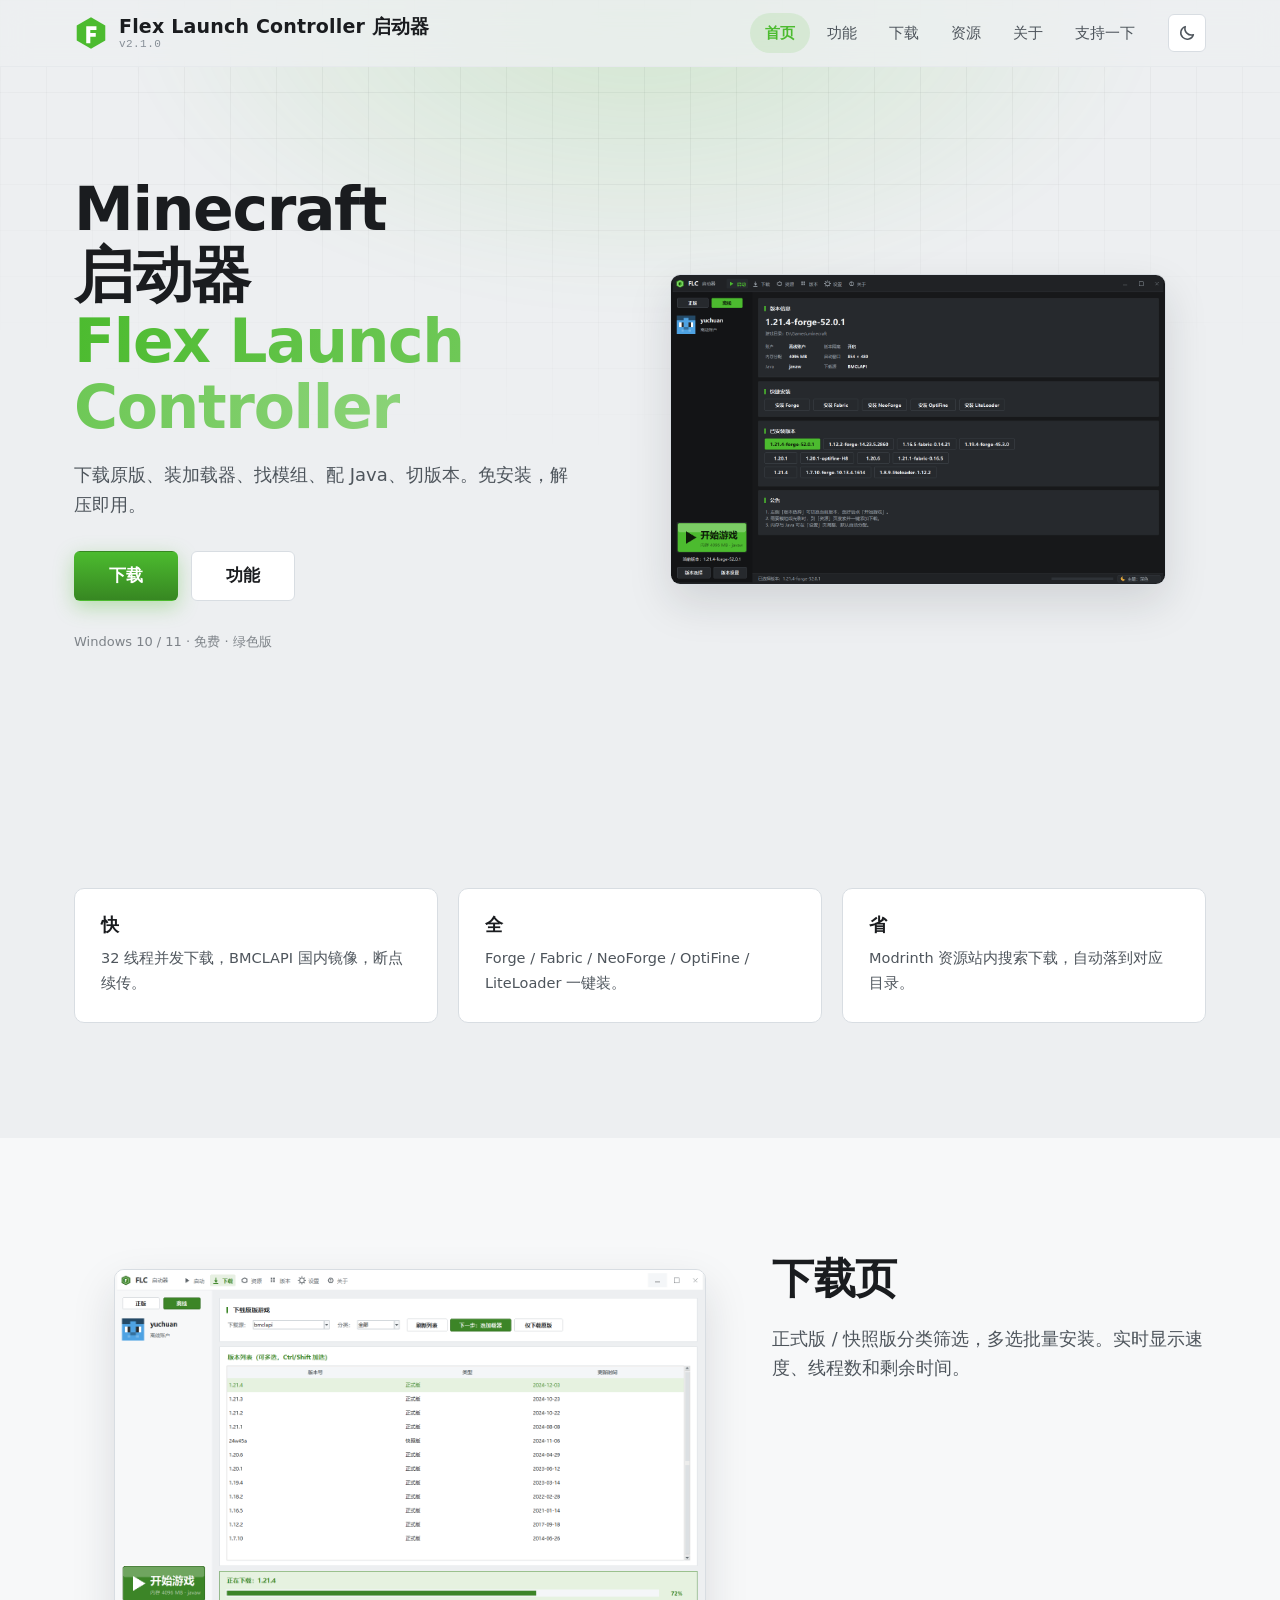
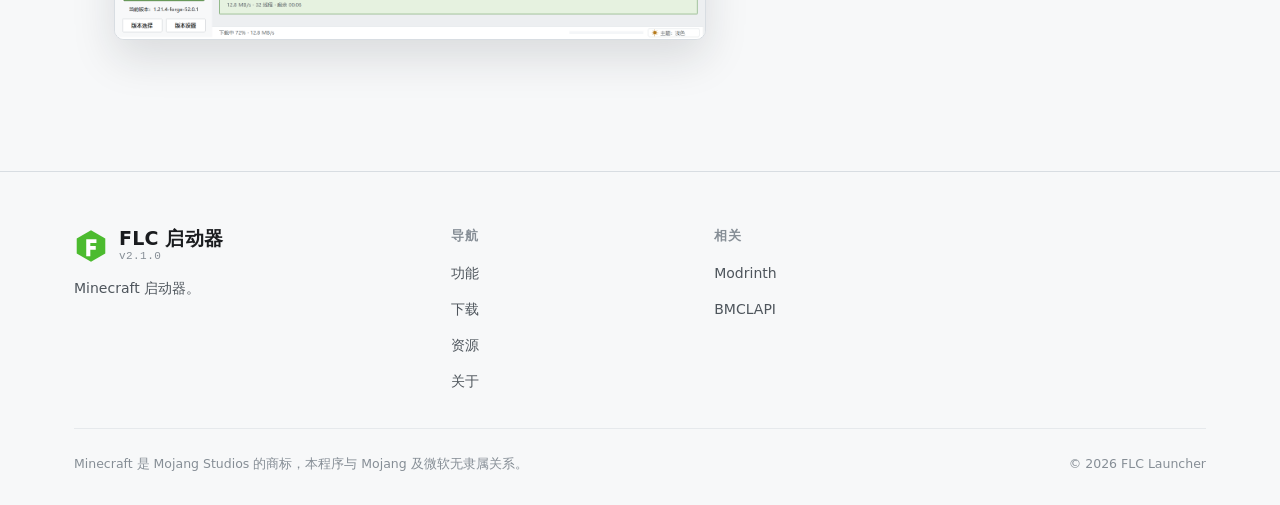
<file: index.html>
<!DOCTYPE html>
<html lang="zh-CN" data-theme="dark">
<head>
<meta charset="UTF-8">
<meta name="viewport" content="width=device-width, initial-scale=1">
<title>Flex Launch Controller 启动器</title>
<meta name="description" content="FLC 启动器 — Minecraft 启动器。原版下载、加载器安装、Modrinth 资源、版本隔离，免安装绿色版。">
<meta name="theme-color" content="#4CBB2F">
<link rel="icon" href="data:image/svg+xml,%3Csvg xmlns='http://www.w3.org/2000/svg' viewBox='0 0 100 100'%3E%3Cpath d='M50 4 92 28v44L50 96 8 72V28z' fill='%234CBB2F'/%3E%3Ctext x='50' y='68' font-size='54' font-family='sans-serif' font-weight='bold' fill='%23fff' text-anchor='middle'%3EF%3C/text%3E%3C/svg%3E">
<link rel="stylesheet" href="assets/style.css">
<script src="assets/app.js"></script>
</head>
<body>

<div class="bg-grid" aria-hidden="true"></div>
<div class="bg-glow" aria-hidden="true"></div>

<header class="nav">
  <div class="wrap nav__in">
    <a class="brand" href="index.html">
      <svg class="brand__mark" viewBox="0 0 100 100" aria-hidden="true">
        <path d="M50 4 92 28v44L50 96 8 72V28z" fill="#4CBB2F"/>
        <path d="M36 30h30v11H48v9h16v11H48v19H36z" fill="#fff"/>
      </svg>
      <span class="brand__txt"><span class="brand__name">Flex Launch Controller 启动器</span><span class="brand__ver">v2.1.0</span></span>
    </a>
    <ul class="nav__links" id="nav-links">
      <li><a href="index.html" aria-current="page">首页</a></li>
      <li><a href="features.html">功能</a></li>
      <li><a href="download.html">下载</a></li>
      <li><a href="resources.html">资源</a></li>
      <li><a href="about.html">关于</a></li>
      <li><a href="https://afdian.com/a/codexyu" target="_blank" rel="noopener noreferrer">支持一下</a></li>
    </ul>
    <div class="nav__tools">
      <button class="iconbtn" type="button" data-theme-toggle title="切换主题">
        <svg class="i-sun" viewBox="0 0 24 24" fill="none" stroke="currentColor" stroke-width="2" stroke-linecap="round" aria-hidden="true"><circle cx="12" cy="12" r="4.2"/><path d="M12 2v2.4M12 19.6V22M2 12h2.4M19.6 12H22M5 5l1.7 1.7M17.3 17.3 19 19M19 5l-1.7 1.7M6.7 17.3 5 19"/></svg>
        <svg class="i-moon" viewBox="0 0 24 24" fill="none" stroke="currentColor" stroke-width="2" stroke-linecap="round" stroke-linejoin="round" aria-hidden="true"><path d="M20.5 14.3A8.6 8.6 0 0 1 9.7 3.5a8.6 8.6 0 1 0 10.8 10.8z"/></svg>
      </button>
      <button class="iconbtn nav__burger" type="button" data-burger aria-expanded="false" aria-controls="nav-links" aria-label="菜单">
        <svg viewBox="0 0 24 24" fill="none" stroke="currentColor" stroke-width="2" stroke-linecap="round" aria-hidden="true"><path d="M3 6h18M3 12h18M3 18h18"/></svg>
      </button>
    </div>
  </div>
</header>

<main>

<section class="hero">
  <div class="wrap hero__in">
    <div class="hero__copy">
      <h1>Minecraft 启动器<br><span class="accent">Flex Launch Controller</span></h1>
      <p class="hero__sub">下载原版、装加载器、找模组、配 Java、切版本。免安装，解压即用。</p>
      <div class="hero__cta">
        <a class="btn btn--brand btn--lg" href="download.html">下载</a>
        <a class="btn btn--ghost btn--lg" href="features.html">功能</a>
      </div>
      <p class="hero__sub" style="font-size:13px;opacity:.7;margin-top:14px">Windows 10 / 11 · 免费 · 绿色版</p>
    </div>
    <div class="hero__shot">
      <figure class="shot">
        <img src="assets/img/dark_play.png" width="1440" height="900" alt="FLC 启动器界面">
      </figure>
    </div>
  </div>
</section>

<section class="sect">
  <div class="wrap">
    <div class="grid g3">
      <div class="card">
        <h3>快</h3>
        <p>32 线程并发下载，BMCLAPI 国内镜像，断点续传。</p>
      </div>
      <div class="card">
        <h3>全</h3>
        <p>Forge / Fabric / NeoForge / OptiFine / LiteLoader 一键装。</p>
      </div>
      <div class="card">
        <h3>省</h3>
        <p>Modrinth 资源站内搜索下载，自动落到对应目录。</p>
      </div>
    </div>
  </div>
</section>

<section class="sect sect--alt">
  <div class="wrap">
    <div class="pane__grid">
      <figure class="shot">
        <img src="assets/img/light_download.png" width="1440" height="900" alt="下载页" loading="lazy">
      </figure>
      <div>
        <h2 class="h-sect">下载页</h2>
        <p class="lead">正式版 / 快照版分类筛选，多选批量安装。实时显示速度、线程数和剩余时间。</p>
      </div>
    </div>
  </div>
</section>

</main>

<footer class="foot">
  <div class="wrap">
    <div class="foot__in">
      <div class="foot__about">
        <a class="brand" href="index.html" style="margin-bottom:14px">
          <svg class="brand__mark" viewBox="0 0 100 100" aria-hidden="true">
            <path d="M50 4 92 28v44L50 96 8 72V28z" fill="#4CBB2F"/>
            <path d="M36 30h30v11H48v9h16v11H48v19H36z" fill="#fff"/>
          </svg>
          <span class="brand__txt"><span class="brand__name">FLC 启动器</span><span class="brand__ver">v2.1.0</span></span>
        </a>
        <p>Minecraft 启动器。</p>
      </div>
      <div>
        <h4>导航</h4>
        <ul>
          <li><a href="features.html">功能</a></li>
          <li><a href="download.html">下载</a></li>
          <li><a href="resources.html">资源</a></li>
          <li><a href="about.html">关于</a></li>
        </ul>
      </div>
      <div>
        <h4>相关</h4>
        <ul>
          <li><a href="https://modrinth.com" target="_blank" rel="noopener noreferrer">Modrinth</a></li>
          <li><a href="https://bmclapi2.bangbang93.com" target="_blank" rel="noopener noreferrer">BMCLAPI</a></li>
        </ul>
      </div>
    </div>
    <div class="foot__legal">
      <p>Minecraft 是 Mojang Studios 的商标，本程序与 Mojang 及微软无隶属关系。</p>
      <p>© 2026 FLC Launcher</p>
    </div>
  </div>
</footer>

</body>
</html>
</file>
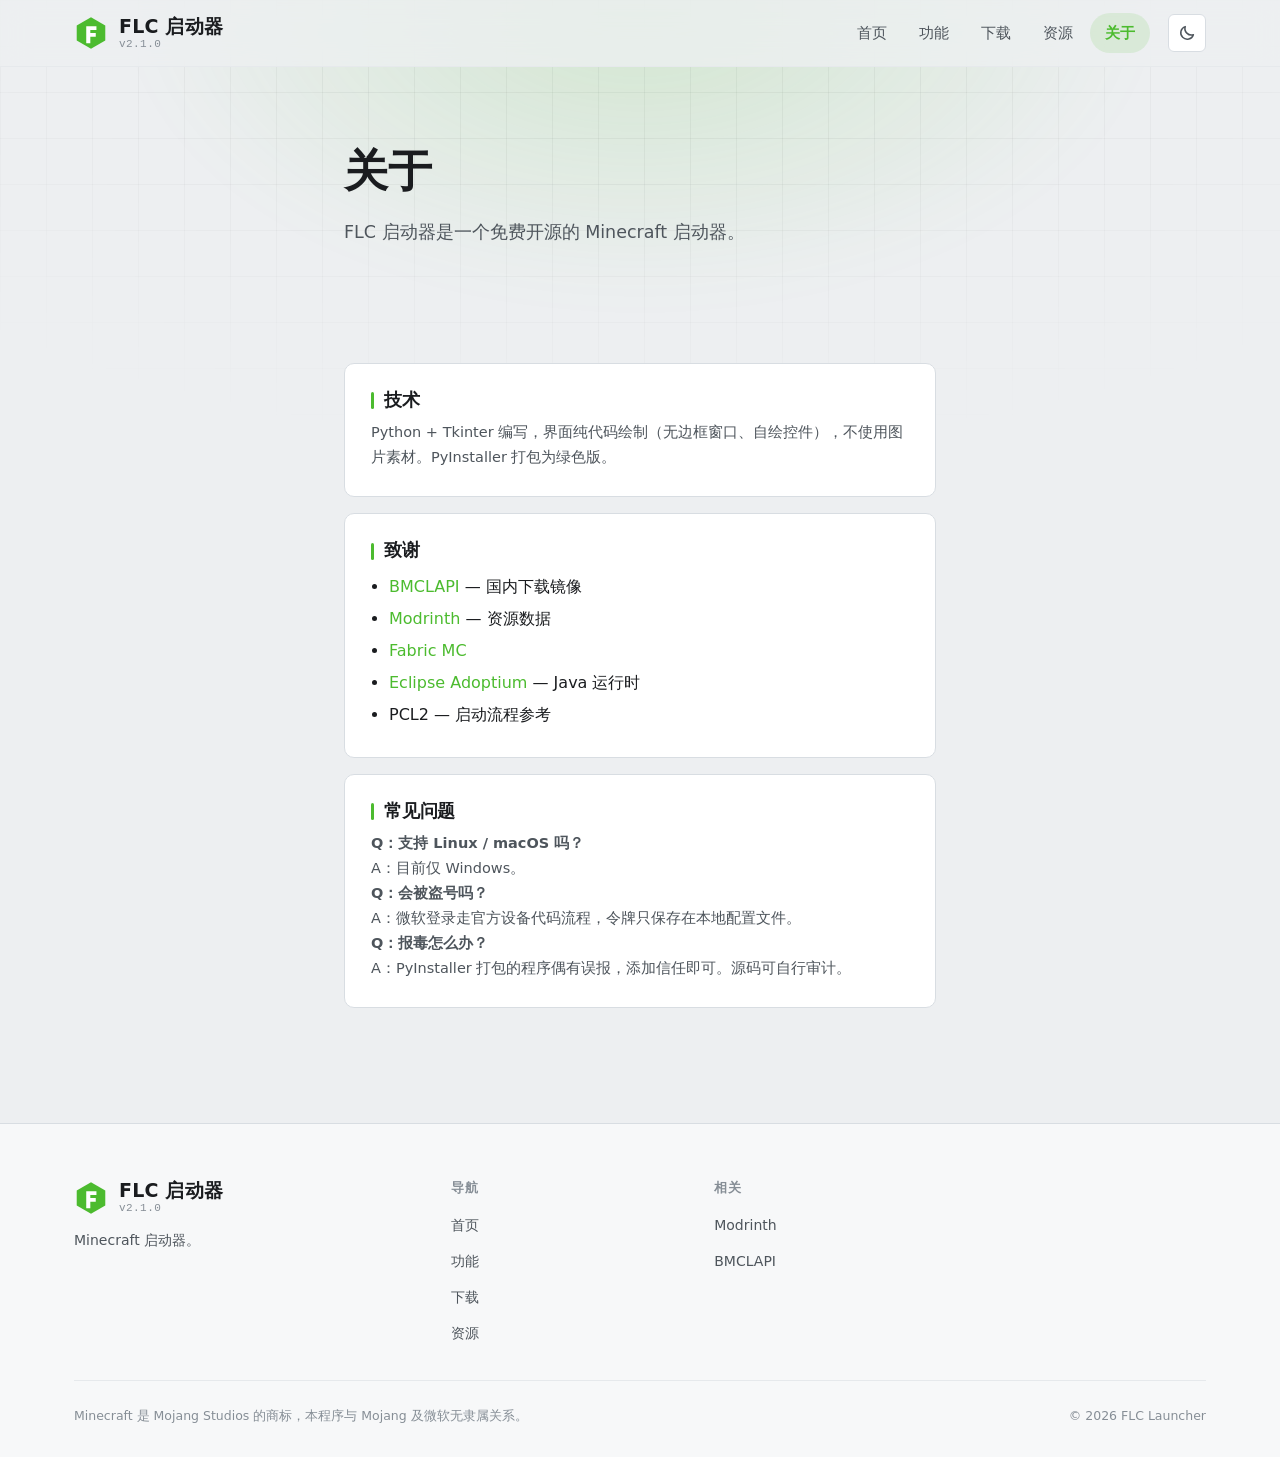
<file: about.html>
<!DOCTYPE html>
<html lang="zh-CN" data-theme="dark">
<head>
<meta charset="UTF-8">
<meta name="viewport" content="width=device-width, initial-scale=1">
<title>关于 · FLC 启动器</title>
<meta name="description" content="FLC 启动器：基于 Python + Tkinter 的 Minecraft 启动器，免费开源。">
<meta name="theme-color" content="#4CBB2F">
<link rel="icon" href="data:image/svg+xml,%3Csvg xmlns='http://www.w3.org/2000/svg' viewBox='0 0 100 100'%3E%3Cpath d='M50 4 92 28v44L50 96 8 72V28z' fill='%234CBB2F'/%3E%3Ctext x='50' y='68' font-size='54' font-family='sans-serif' font-weight='bold' fill='%23fff' text-anchor='middle'%3EF%3C/text%3E%3C/svg%3E">
<link rel="stylesheet" href="assets/style.css">
<script src="assets/app.js"></script>
</head>
<body>

<div class="bg-grid" aria-hidden="true"></div>
<div class="bg-glow" aria-hidden="true"></div>

<header class="nav">
  <div class="wrap nav__in">
    <a class="brand" href="index.html">
      <svg class="brand__mark" viewBox="0 0 100 100" aria-hidden="true">
        <path d="M50 4 92 28v44L50 96 8 72V28z" fill="#4CBB2F"/>
        <path d="M36 30h30v11H48v9h16v11H48v19H36z" fill="#fff"/>
      </svg>
      <span class="brand__txt"><span class="brand__name">FLC 启动器</span><span class="brand__ver">v2.1.0</span></span>
    </a>
    <ul class="nav__links" id="nav-links">
      <li><a href="index.html">首页</a></li>
      <li><a href="features.html">功能</a></li>
      <li><a href="download.html">下载</a></li>
      <li><a href="resources.html">资源</a></li>
      <li><a href="about.html" aria-current="page">关于</a></li>
    </ul>
    <div class="nav__tools">
      <button class="iconbtn" type="button" data-theme-toggle title="切换主题">
        <svg class="i-sun" viewBox="0 0 24 24" fill="none" stroke="currentColor" stroke-width="2" stroke-linecap="round" aria-hidden="true"><circle cx="12" cy="12" r="4.2"/><path d="M12 2v2.4M12 19.6V22M2 12h2.4M19.6 12H22M5 5l1.7 1.7M17.3 17.3 19 19M19 5l-1.7 1.7M6.7 17.3 5 19"/></svg>
        <svg class="i-moon" viewBox="0 0 24 24" fill="none" stroke="currentColor" stroke-width="2" stroke-linecap="round" stroke-linejoin="round" aria-hidden="true"><path d="M20.5 14.3A8.6 8.6 0 0 1 9.7 3.5a8.6 8.6 0 1 0 10.8 10.8z"/></svg>
      </button>
      <button class="iconbtn nav__burger" type="button" data-burger aria-expanded="false" aria-controls="nav-links" aria-label="菜单">
        <svg viewBox="0 0 24 24" fill="none" stroke="currentColor" stroke-width="2" stroke-linecap="round" aria-hidden="true"><path d="M3 6h18M3 12h18M3 18h18"/></svg>
      </button>
    </div>
  </div>
</header>

<main>

<section class="sect sect--tight" style="padding-bottom:0">
  <div class="wrap" style="max-width:640px">
    <h1 class="h-sect h-sect--free" style="font-size:clamp(28px,4vw,44px)">关于</h1>
    <p class="lead">FLC 启动器是一个免费开源的 Minecraft 启动器。</p>
  </div>
</section>

<section class="sect">
  <div class="wrap" style="max-width:640px">
    <div class="card">
      <h3 class="bar-title">技术</h3>
      <p>Python + Tkinter 编写，界面纯代码绘制（无边框窗口、自绘控件），不使用图片素材。PyInstaller 打包为绿色版。</p>
    </div>

    <div class="card" style="margin-top:16px">
      <h3 class="bar-title">致谢</h3>
      <ul style="line-height:2;padding-left:18px">
        <li><a href="https://bmclapi2.bangbang93.com" target="_blank" rel="noopener noreferrer">BMCLAPI</a> — 国内下载镜像</li>
        <li><a href="https://modrinth.com" target="_blank" rel="noopener noreferrer">Modrinth</a> — 资源数据</li>
        <li><a href="https://fabricmc.net" target="_blank" rel="noopener noreferrer">Fabric MC</a></li>
        <li><a href="https://adoptium.net" target="_blank" rel="noopener noreferrer">Eclipse Adoptium</a> — Java 运行时</li>
        <li>PCL2 — 启动流程参考</li>
      </ul>
    </div>

    <div class="card" style="margin-top:16px">
      <h3 class="bar-title">常见问题</h3>
      <div style="line-height:1.9">
        <p><strong>Q：支持 Linux / macOS 吗？</strong><br>A：目前仅 Windows。</p>
        <p><strong>Q：会被盗号吗？</strong><br>A：微软登录走官方设备代码流程，令牌只保存在本地配置文件。</p>
        <p><strong>Q：报毒怎么办？</strong><br>A：PyInstaller 打包的程序偶有误报，添加信任即可。源码可自行审计。</p>
      </div>
    </div>
  </div>
</section>

</main>

<footer class="foot">
  <div class="wrap">
    <div class="foot__in">
      <div class="foot__about">
        <a class="brand" href="index.html" style="margin-bottom:14px">
          <svg class="brand__mark" viewBox="0 0 100 100" aria-hidden="true">
            <path d="M50 4 92 28v44L50 96 8 72V28z" fill="#4CBB2F"/>
            <path d="M36 30h30v11H48v9h16v11H48v19H36z" fill="#fff"/>
          </svg>
          <span class="brand__txt"><span class="brand__name">FLC 启动器</span><span class="brand__ver">v2.1.0</span></span>
        </a>
        <p>Minecraft 启动器。</p>
      </div>
      <div>
        <h4>导航</h4>
        <ul>
          <li><a href="index.html">首页</a></li>
          <li><a href="features.html">功能</a></li>
          <li><a href="download.html">下载</a></li>
          <li><a href="resources.html">资源</a></li>
        </ul>
      </div>
      <div>
        <h4>相关</h4>
        <ul>
          <li><a href="https://modrinth.com" target="_blank" rel="noopener noreferrer">Modrinth</a></li>
          <li><a href="https://bmclapi2.bangbang93.com" target="_blank" rel="noopener noreferrer">BMCLAPI</a></li>
        </ul>
      </div>
    </div>
    <div class="foot__legal">
      <p>Minecraft 是 Mojang Studios 的商标，本程序与 Mojang 及微软无隶属关系。</p>
      <p>© 2026 FLC Launcher</p>
    </div>
  </div>
</footer>

</body>
</html>
</file>
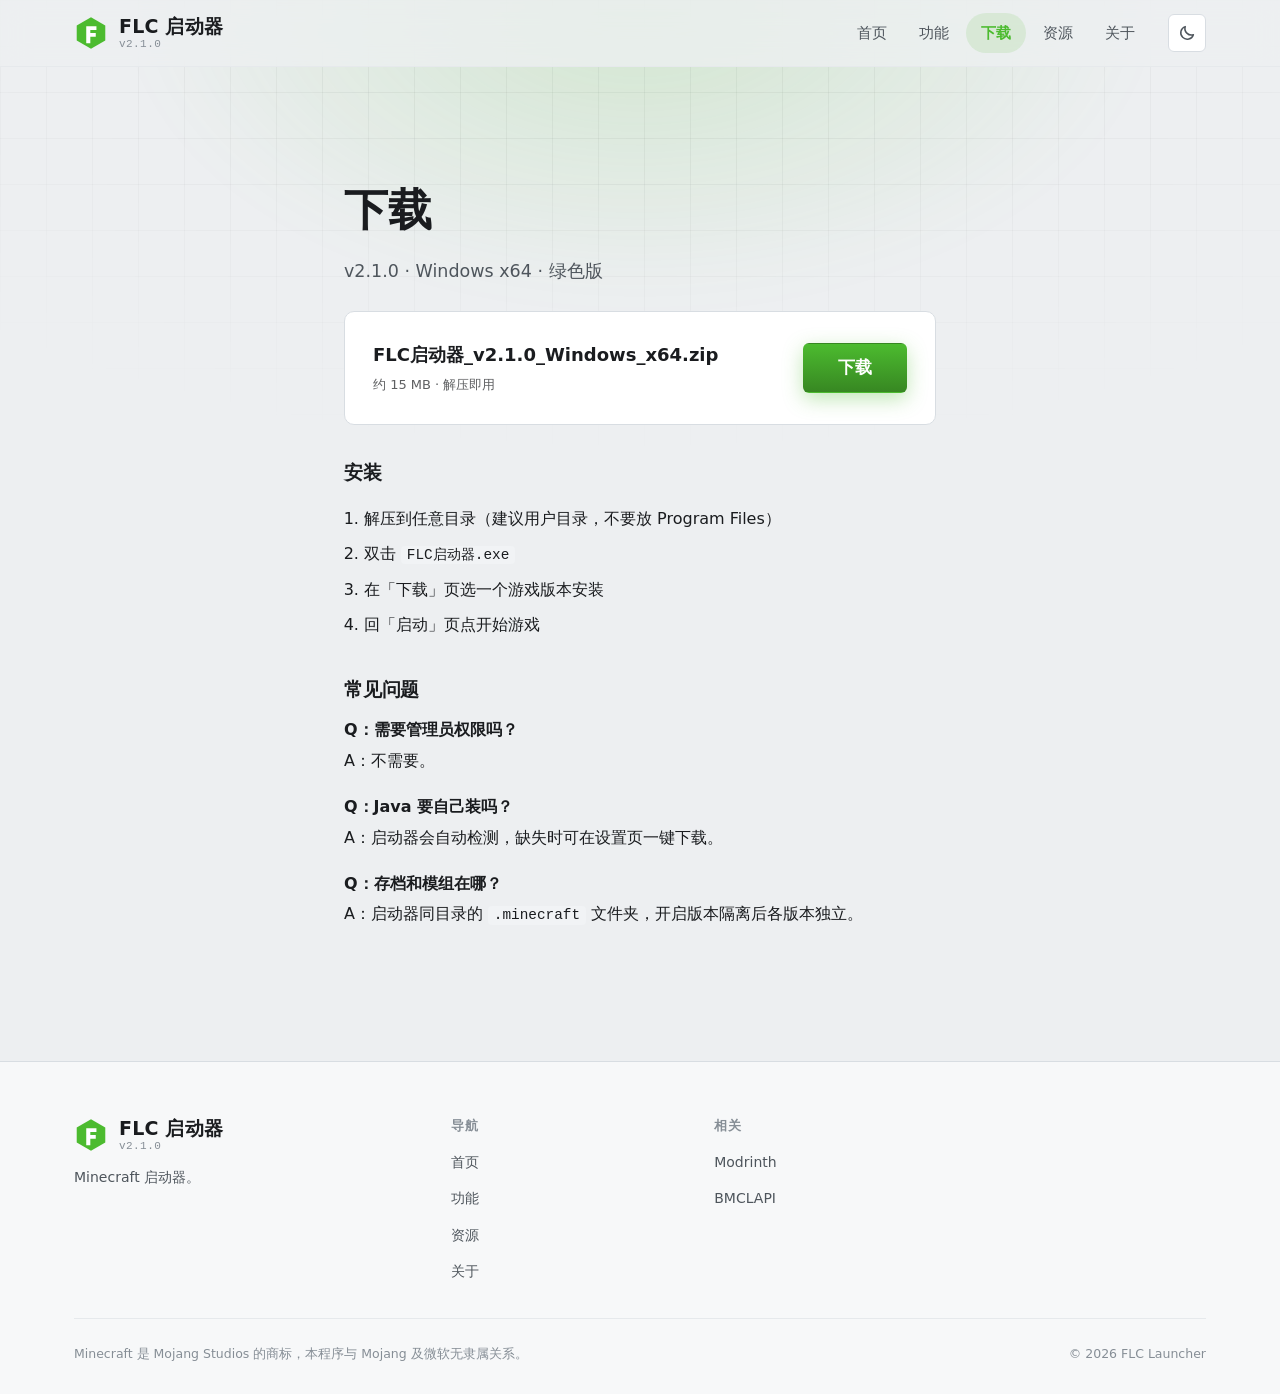
<file: download.html>
<!DOCTYPE html>
<html lang="zh-CN" data-theme="dark">
<head>
<meta charset="UTF-8">
<meta name="viewport" content="width=device-width, initial-scale=1">
<title>下载 · FLC 启动器</title>
<meta name="description" content="下载 FLC 启动器 v2.1.0，Windows x64 绿色版。">
<meta name="theme-color" content="#4CBB2F">
<link rel="icon" href="data:image/svg+xml,%3Csvg xmlns='http://www.w3.org/2000/svg' viewBox='0 0 100 100'%3E%3Cpath d='M50 4 92 28v44L50 96 8 72V28z' fill='%234CBB2F'/%3E%3Ctext x='50' y='68' font-size='54' font-family='sans-serif' font-weight='bold' fill='%23fff' text-anchor='middle'%3EF%3C/text%3E%3C/svg%3E">
<link rel="stylesheet" href="assets/style.css">
<script src="assets/app.js"></script>
</head>
<body>

<div class="bg-grid" aria-hidden="true"></div>
<div class="bg-glow" aria-hidden="true"></div>

<header class="nav">
  <div class="wrap nav__in">
    <a class="brand" href="index.html">
      <svg class="brand__mark" viewBox="0 0 100 100" aria-hidden="true">
        <path d="M50 4 92 28v44L50 96 8 72V28z" fill="#4CBB2F"/>
        <path d="M36 30h30v11H48v9h16v11H48v19H36z" fill="#fff"/>
      </svg>
      <span class="brand__txt"><span class="brand__name">FLC 启动器</span><span class="brand__ver">v2.1.0</span></span>
    </a>
    <ul class="nav__links" id="nav-links">
      <li><a href="index.html">首页</a></li>
      <li><a href="features.html">功能</a></li>
      <li><a href="download.html" aria-current="page">下载</a></li>
      <li><a href="resources.html">资源</a></li>
      <li><a href="about.html">关于</a></li>
    </ul>
    <div class="nav__tools">
      <button class="iconbtn" type="button" data-theme-toggle title="切换主题">
        <svg class="i-sun" viewBox="0 0 24 24" fill="none" stroke="currentColor" stroke-width="2" stroke-linecap="round" aria-hidden="true"><circle cx="12" cy="12" r="4.2"/><path d="M12 2v2.4M12 19.6V22M2 12h2.4M19.6 12H22M5 5l1.7 1.7M17.3 17.3 19 19M19 5l-1.7 1.7M6.7 17.3 5 19"/></svg>
        <svg class="i-moon" viewBox="0 0 24 24" fill="none" stroke="currentColor" stroke-width="2" stroke-linecap="round" stroke-linejoin="round" aria-hidden="true"><path d="M20.5 14.3A8.6 8.6 0 0 1 9.7 3.5a8.6 8.6 0 1 0 10.8 10.8z"/></svg>
      </button>
      <button class="iconbtn nav__burger" type="button" data-burger aria-expanded="false" aria-controls="nav-links" aria-label="菜单">
        <svg viewBox="0 0 24 24" fill="none" stroke="currentColor" stroke-width="2" stroke-linecap="round" aria-hidden="true"><path d="M3 6h18M3 12h18M3 18h18"/></svg>
      </button>
    </div>
  </div>
</header>

<main>

<section class="sect">
  <div class="wrap" style="max-width:640px">
    <h1 class="h-sect h-sect--free" style="font-size:clamp(28px,4vw,44px)">下载</h1>
    <p class="lead">v2.1.0 · Windows x64 · 绿色版</p>

    <div class="card" style="margin:24px 0;padding:28px">
      <div style="display:flex;align-items:center;justify-content:space-between;flex-wrap:wrap;gap:16px">
        <div>
          <div style="font-size:18px;font-weight:600;margin-bottom:4px">FLC启动器_v2.1.0_Windows_x64.zip</div>
          <div style="opacity:.7;font-size:13px">约 15 MB · 解压即用</div>
        </div>
        <a class="btn btn--brand btn--lg" href="downloads/FLC启动器_v2.1.0_Windows_x64.zip">下载</a>
      </div>
    </div>

    <h3 style="margin-top:36px;margin-bottom:14px">安装</h3>
    <ol style="line-height:2.2;padding-left:20px">
      <li>解压到任意目录（建议用户目录，不要放 Program Files）</li>
      <li>双击 <code>FLC启动器.exe</code></li>
      <li>在「下载」页选一个游戏版本安装</li>
      <li>回「启动」页点开始游戏</li>
    </ol>

    <h3 style="margin-top:36px;margin-bottom:14px">常见问题</h3>
    <div style="line-height:1.9">
      <p><strong>Q：需要管理员权限吗？</strong><br>A：不需要。</p>
      <p><strong>Q：Java 要自己装吗？</strong><br>A：启动器会自动检测，缺失时可在设置页一键下载。</p>
      <p><strong>Q：存档和模组在哪？</strong><br>A：启动器同目录的 <code>.minecraft</code> 文件夹，开启版本隔离后各版本独立。</p>
    </div>
  </div>
</section>

</main>

<footer class="foot">
  <div class="wrap">
    <div class="foot__in">
      <div class="foot__about">
        <a class="brand" href="index.html" style="margin-bottom:14px">
          <svg class="brand__mark" viewBox="0 0 100 100" aria-hidden="true">
            <path d="M50 4 92 28v44L50 96 8 72V28z" fill="#4CBB2F"/>
            <path d="M36 30h30v11H48v9h16v11H48v19H36z" fill="#fff"/>
          </svg>
          <span class="brand__txt"><span class="brand__name">FLC 启动器</span><span class="brand__ver">v2.1.0</span></span>
        </a>
        <p>Minecraft 启动器。</p>
      </div>
      <div>
        <h4>导航</h4>
        <ul>
          <li><a href="index.html">首页</a></li>
          <li><a href="features.html">功能</a></li>
          <li><a href="resources.html">资源</a></li>
          <li><a href="about.html">关于</a></li>
        </ul>
      </div>
      <div>
        <h4>相关</h4>
        <ul>
          <li><a href="https://modrinth.com" target="_blank" rel="noopener noreferrer">Modrinth</a></li>
          <li><a href="https://bmclapi2.bangbang93.com" target="_blank" rel="noopener noreferrer">BMCLAPI</a></li>
        </ul>
      </div>
    </div>
    <div class="foot__legal">
      <p>Minecraft 是 Mojang Studios 的商标，本程序与 Mojang 及微软无隶属关系。</p>
      <p>© 2026 FLC Launcher</p>
    </div>
  </div>
</footer>

</body>
</html>
</file>
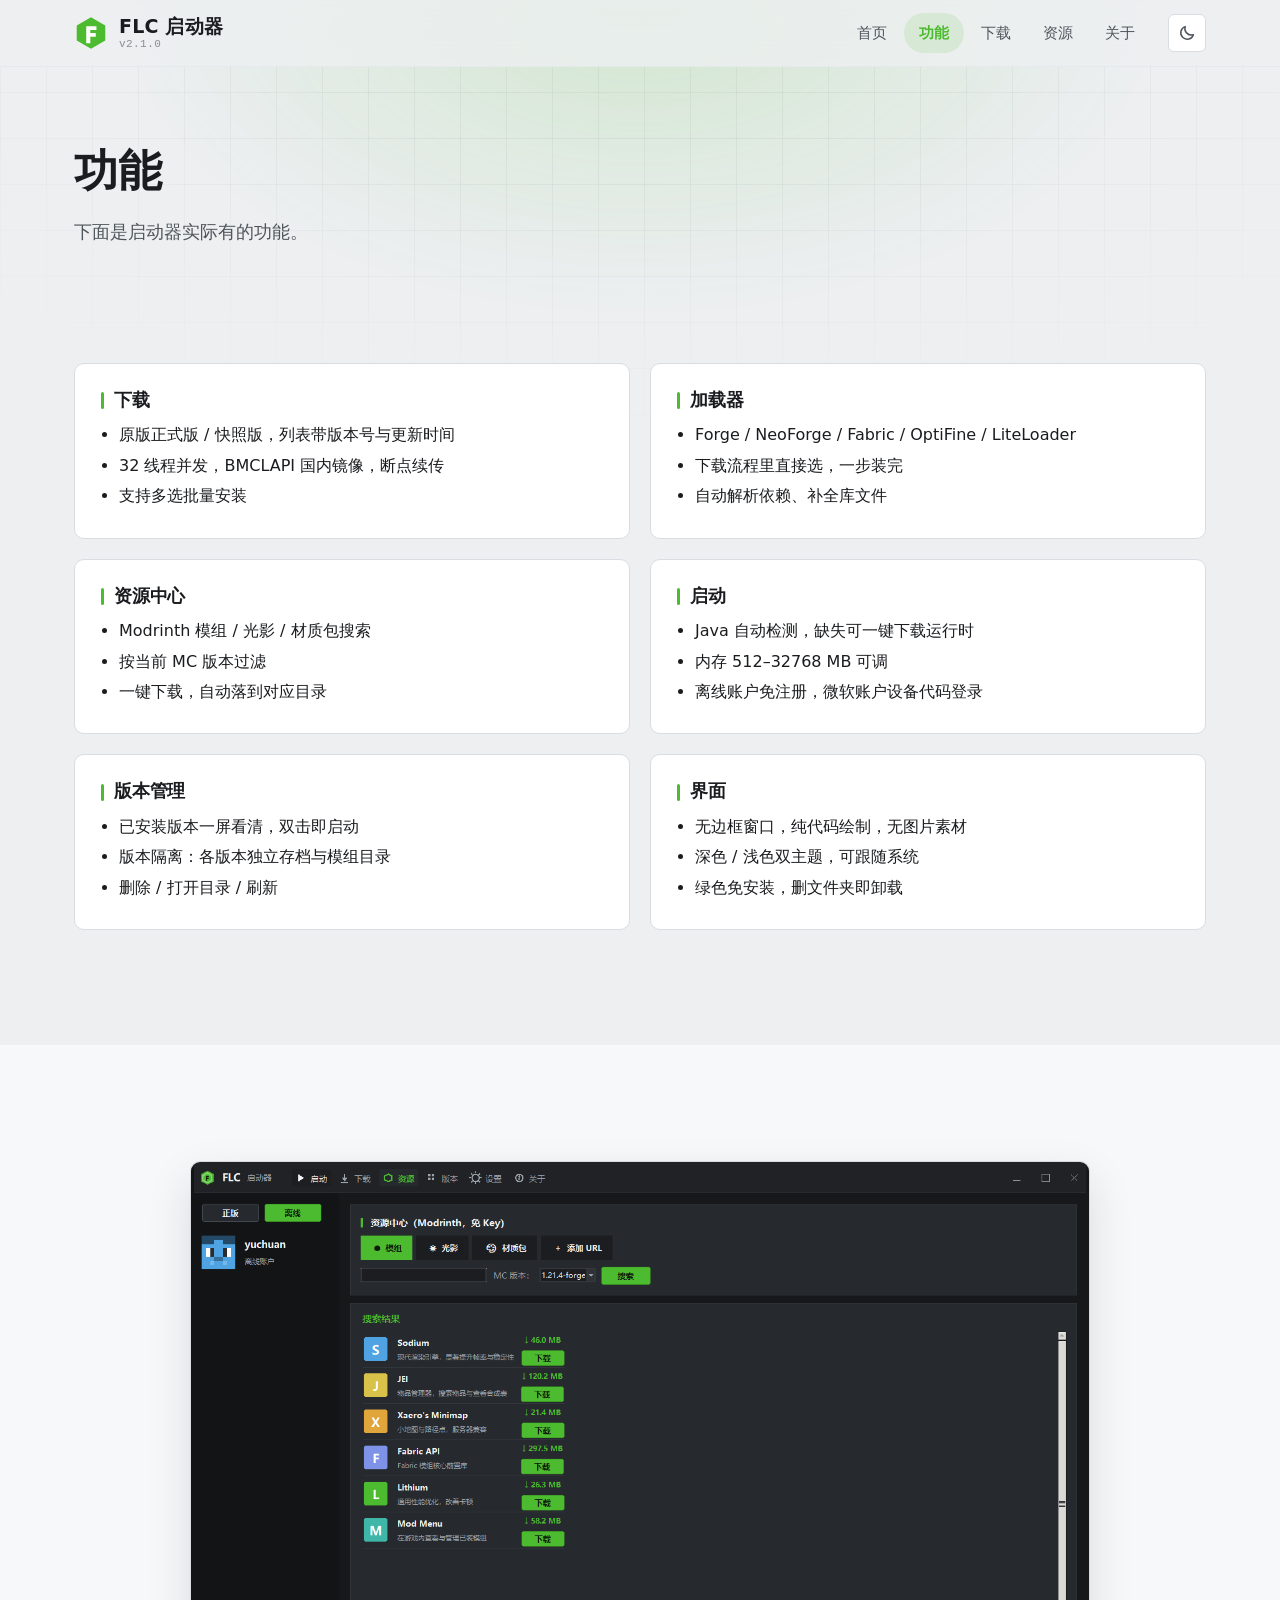
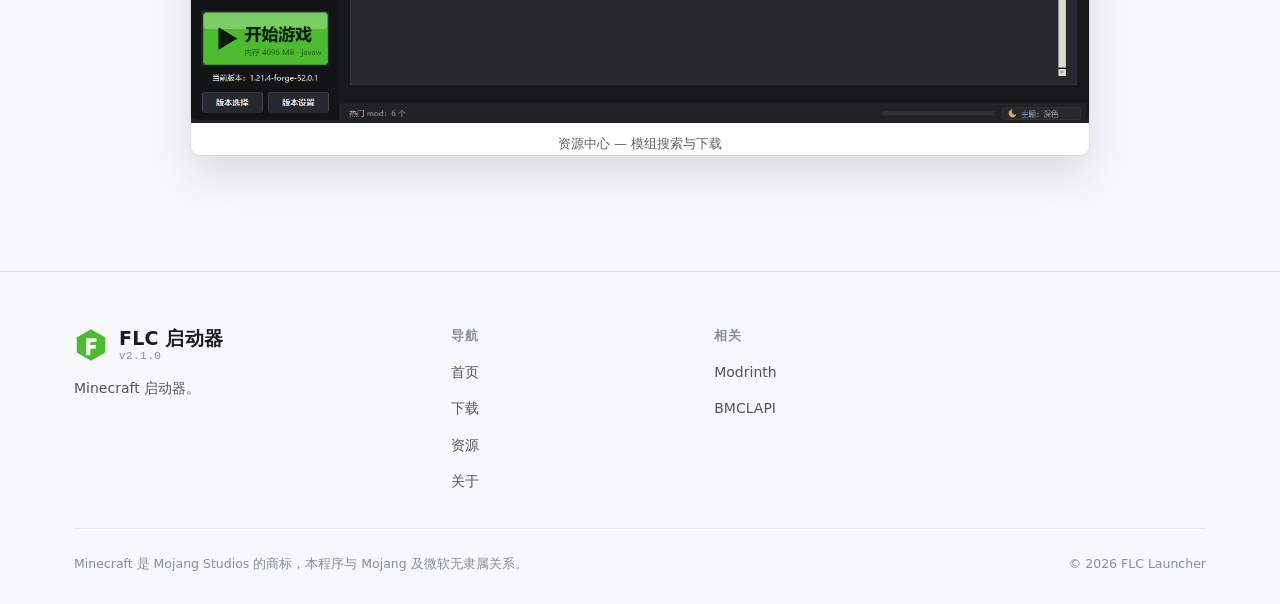
<file: features.html>
<!DOCTYPE html>
<html lang="zh-CN" data-theme="dark">
<head>
<meta charset="UTF-8">
<meta name="viewport" content="width=device-width, initial-scale=1">
<title>功能 · FLC 启动器</title>
<meta name="description" content="FLC 启动器功能：多线程下载、加载器安装、Modrinth 资源、版本隔离、Java 自动检测、双主题。">
<meta name="theme-color" content="#4CBB2F">
<link rel="icon" href="data:image/svg+xml,%3Csvg xmlns='http://www.w3.org/2000/svg' viewBox='0 0 100 100'%3E%3Cpath d='M50 4 92 28v44L50 96 8 72V28z' fill='%234CBB2F'/%3E%3Ctext x='50' y='68' font-size='54' font-family='sans-serif' font-weight='bold' fill='%23fff' text-anchor='middle'%3EF%3C/text%3E%3C/svg%3E">
<link rel="stylesheet" href="assets/style.css">
<script src="assets/app.js"></script>
</head>
<body>

<div class="bg-grid" aria-hidden="true"></div>
<div class="bg-glow" aria-hidden="true"></div>

<header class="nav">
  <div class="wrap nav__in">
    <a class="brand" href="index.html">
      <svg class="brand__mark" viewBox="0 0 100 100" aria-hidden="true">
        <path d="M50 4 92 28v44L50 96 8 72V28z" fill="#4CBB2F"/>
        <path d="M36 30h30v11H48v9h16v11H48v19H36z" fill="#fff"/>
      </svg>
      <span class="brand__txt"><span class="brand__name">FLC 启动器</span><span class="brand__ver">v2.1.0</span></span>
    </a>
    <ul class="nav__links" id="nav-links">
      <li><a href="index.html">首页</a></li>
      <li><a href="features.html" aria-current="page">功能</a></li>
      <li><a href="download.html">下载</a></li>
      <li><a href="resources.html">资源</a></li>
      <li><a href="about.html">关于</a></li>
    </ul>
    <div class="nav__tools">
      <button class="iconbtn" type="button" data-theme-toggle title="切换主题">
        <svg class="i-sun" viewBox="0 0 24 24" fill="none" stroke="currentColor" stroke-width="2" stroke-linecap="round" aria-hidden="true"><circle cx="12" cy="12" r="4.2"/><path d="M12 2v2.4M12 19.6V22M2 12h2.4M19.6 12H22M5 5l1.7 1.7M17.3 17.3 19 19M19 5l-1.7 1.7M6.7 17.3 5 19"/></svg>
        <svg class="i-moon" viewBox="0 0 24 24" fill="none" stroke="currentColor" stroke-width="2" stroke-linecap="round" stroke-linejoin="round" aria-hidden="true"><path d="M20.5 14.3A8.6 8.6 0 0 1 9.7 3.5a8.6 8.6 0 1 0 10.8 10.8z"/></svg>
      </button>
      <button class="iconbtn nav__burger" type="button" data-burger aria-expanded="false" aria-controls="nav-links" aria-label="菜单">
        <svg viewBox="0 0 24 24" fill="none" stroke="currentColor" stroke-width="2" stroke-linecap="round" aria-hidden="true"><path d="M3 6h18M3 12h18M3 18h18"/></svg>
      </button>
    </div>
  </div>
</header>

<main>

<section class="sect sect--tight" style="padding-bottom:0">
  <div class="wrap">
    <h1 class="h-sect h-sect--free" style="font-size:clamp(28px,4vw,44px)">功能</h1>
    <p class="lead">下面是启动器实际有的功能。</p>
  </div>
</section>

<section class="sect">
  <div class="wrap">
    <div class="grid g2">
      <div class="card">
        <h3 class="bar-title">下载</h3>
        <ul style="line-height:1.9;padding-left:18px">
          <li>原版正式版 / 快照版，列表带版本号与更新时间</li>
          <li>32 线程并发，BMCLAPI 国内镜像，断点续传</li>
          <li>支持多选批量安装</li>
        </ul>
      </div>
      <div class="card">
        <h3 class="bar-title">加载器</h3>
        <ul style="line-height:1.9;padding-left:18px">
          <li>Forge / NeoForge / Fabric / OptiFine / LiteLoader</li>
          <li>下载流程里直接选，一步装完</li>
          <li>自动解析依赖、补全库文件</li>
        </ul>
      </div>
      <div class="card">
        <h3 class="bar-title">资源中心</h3>
        <ul style="line-height:1.9;padding-left:18px">
          <li>Modrinth 模组 / 光影 / 材质包搜索</li>
          <li>按当前 MC 版本过滤</li>
          <li>一键下载，自动落到对应目录</li>
        </ul>
      </div>
      <div class="card">
        <h3 class="bar-title">启动</h3>
        <ul style="line-height:1.9;padding-left:18px">
          <li>Java 自动检测，缺失可一键下载运行时</li>
          <li>内存 512–32768 MB 可调</li>
          <li>离线账户免注册，微软账户设备代码登录</li>
        </ul>
      </div>
      <div class="card">
        <h3 class="bar-title">版本管理</h3>
        <ul style="line-height:1.9;padding-left:18px">
          <li>已安装版本一屏看清，双击即启动</li>
          <li>版本隔离：各版本独立存档与模组目录</li>
          <li>删除 / 打开目录 / 刷新</li>
        </ul>
      </div>
      <div class="card">
        <h3 class="bar-title">界面</h3>
        <ul style="line-height:1.9;padding-left:18px">
          <li>无边框窗口，纯代码绘制，无图片素材</li>
          <li>深色 / 浅色双主题，可跟随系统</li>
          <li>绿色免安装，删文件夹即卸载</li>
        </ul>
      </div>
    </div>
  </div>
</section>

<section class="sect sect--alt">
  <div class="wrap">
    <figure class="shot" style="max-width:900px;margin:0 auto">
      <img src="assets/img/dark_resource.png" width="1440" height="900" alt="资源中心" loading="lazy">
      <figcaption style="text-align:center;margin-top:10px;opacity:.7;font-size:13px">资源中心 — 模组搜索与下载</figcaption>
    </figure>
  </div>
</section>

</main>

<footer class="foot">
  <div class="wrap">
    <div class="foot__in">
      <div class="foot__about">
        <a class="brand" href="index.html" style="margin-bottom:14px">
          <svg class="brand__mark" viewBox="0 0 100 100" aria-hidden="true">
            <path d="M50 4 92 28v44L50 96 8 72V28z" fill="#4CBB2F"/>
            <path d="M36 30h30v11H48v9h16v11H48v19H36z" fill="#fff"/>
          </svg>
          <span class="brand__txt"><span class="brand__name">FLC 启动器</span><span class="brand__ver">v2.1.0</span></span>
        </a>
        <p>Minecraft 启动器。</p>
      </div>
      <div>
        <h4>导航</h4>
        <ul>
          <li><a href="index.html">首页</a></li>
          <li><a href="download.html">下载</a></li>
          <li><a href="resources.html">资源</a></li>
          <li><a href="about.html">关于</a></li>
        </ul>
      </div>
      <div>
        <h4>相关</h4>
        <ul>
          <li><a href="https://modrinth.com" target="_blank" rel="noopener noreferrer">Modrinth</a></li>
          <li><a href="https://bmclapi2.bangbang93.com" target="_blank" rel="noopener noreferrer">BMCLAPI</a></li>
        </ul>
      </div>
    </div>
    <div class="foot__legal">
      <p>Minecraft 是 Mojang Studios 的商标，本程序与 Mojang 及微软无隶属关系。</p>
      <p>© 2026 FLC Launcher</p>
    </div>
  </div>
</footer>

</body>
</html>
</file>
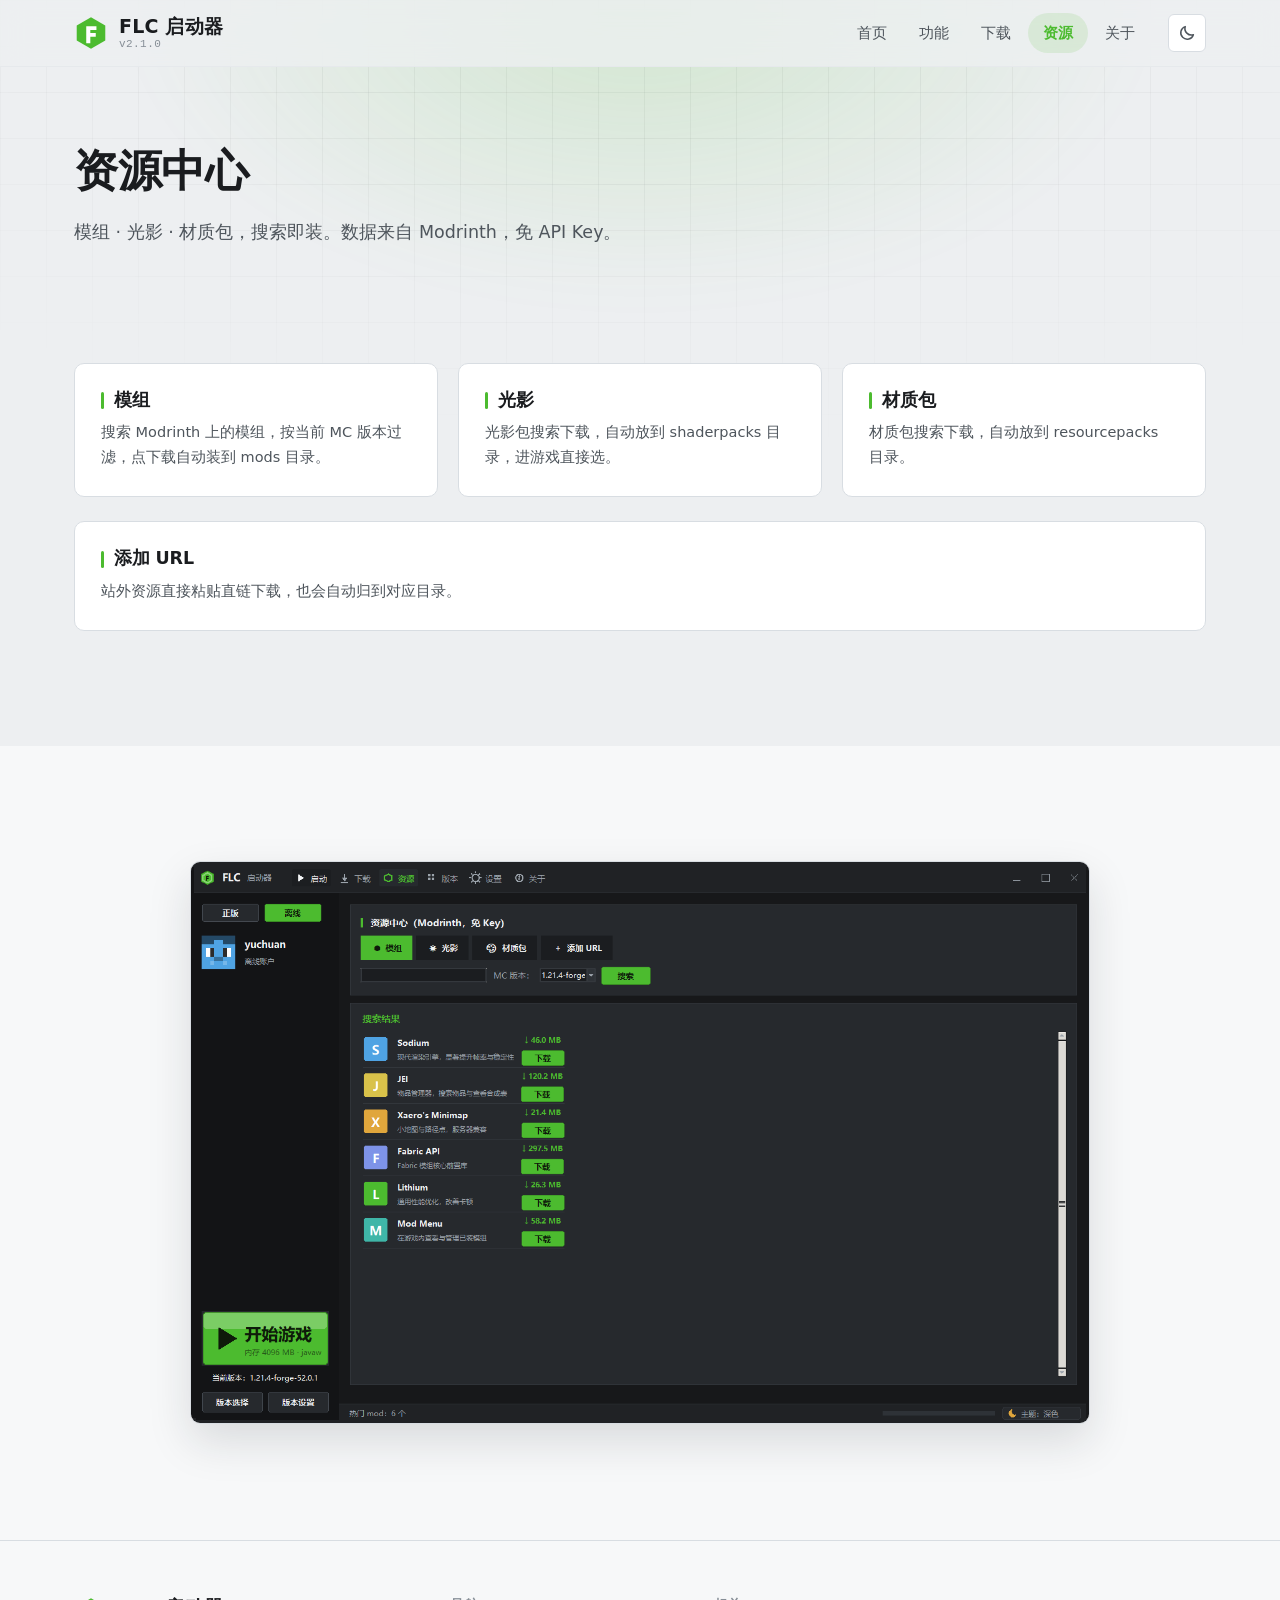
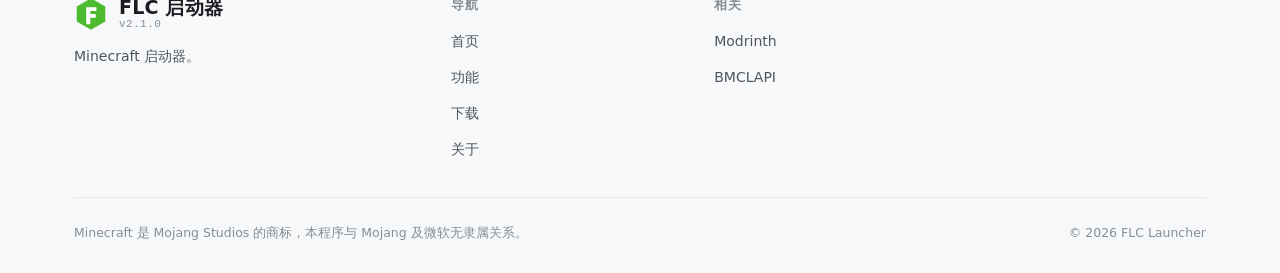
<file: resources.html>
<!DOCTYPE html>
<html lang="zh-CN" data-theme="dark">
<head>
<meta charset="UTF-8">
<meta name="viewport" content="width=device-width, initial-scale=1">
<title>资源中心 · FLC 启动器</title>
<meta name="description" content="FLC 启动器资源中心：Modrinth 模组、光影、材质包搜索下载，自动归位。">
<meta name="theme-color" content="#4CBB2F">
<link rel="icon" href="data:image/svg+xml,%3Csvg xmlns='http://www.w3.org/2000/svg' viewBox='0 0 100 100'%3E%3Cpath d='M50 4 92 28v44L50 96 8 72V28z' fill='%234CBB2F'/%3E%3Ctext x='50' y='68' font-size='54' font-family='sans-serif' font-weight='bold' fill='%23fff' text-anchor='middle'%3EF%3C/text%3E%3C/svg%3E">
<link rel="stylesheet" href="assets/style.css">
<script src="assets/app.js"></script>
</head>
<body>

<div class="bg-grid" aria-hidden="true"></div>
<div class="bg-glow" aria-hidden="true"></div>

<header class="nav">
  <div class="wrap nav__in">
    <a class="brand" href="index.html">
      <svg class="brand__mark" viewBox="0 0 100 100" aria-hidden="true">
        <path d="M50 4 92 28v44L50 96 8 72V28z" fill="#4CBB2F"/>
        <path d="M36 30h30v11H48v9h16v11H48v19H36z" fill="#fff"/>
      </svg>
      <span class="brand__txt"><span class="brand__name">FLC 启动器</span><span class="brand__ver">v2.1.0</span></span>
    </a>
    <ul class="nav__links" id="nav-links">
      <li><a href="index.html">首页</a></li>
      <li><a href="features.html">功能</a></li>
      <li><a href="download.html">下载</a></li>
      <li><a href="resources.html" aria-current="page">资源</a></li>
      <li><a href="about.html">关于</a></li>
    </ul>
    <div class="nav__tools">
      <button class="iconbtn" type="button" data-theme-toggle title="切换主题">
        <svg class="i-sun" viewBox="0 0 24 24" fill="none" stroke="currentColor" stroke-width="2" stroke-linecap="round" aria-hidden="true"><circle cx="12" cy="12" r="4.2"/><path d="M12 2v2.4M12 19.6V22M2 12h2.4M19.6 12H22M5 5l1.7 1.7M17.3 17.3 19 19M19 5l-1.7 1.7M6.7 17.3 5 19"/></svg>
        <svg class="i-moon" viewBox="0 0 24 24" fill="none" stroke="currentColor" stroke-width="2" stroke-linecap="round" stroke-linejoin="round" aria-hidden="true"><path d="M20.5 14.3A8.6 8.6 0 0 1 9.7 3.5a8.6 8.6 0 1 0 10.8 10.8z"/></svg>
      </button>
      <button class="iconbtn nav__burger" type="button" data-burger aria-expanded="false" aria-controls="nav-links" aria-label="菜单">
        <svg viewBox="0 0 24 24" fill="none" stroke="currentColor" stroke-width="2" stroke-linecap="round" aria-hidden="true"><path d="M3 6h18M3 12h18M3 18h18"/></svg>
      </button>
    </div>
  </div>
</header>

<main>

<section class="sect sect--tight" style="padding-bottom:0">
  <div class="wrap">
    <h1 class="h-sect h-sect--free" style="font-size:clamp(28px,4vw,44px)">资源中心</h1>
    <p class="lead">模组 · 光影 · 材质包，搜索即装。数据来自 Modrinth，免 API Key。</p>
  </div>
</section>

<section class="sect">
  <div class="wrap">
    <div class="grid g3">
      <div class="card">
        <h3 class="bar-title">模组</h3>
        <p>搜索 Modrinth 上的模组，按当前 MC 版本过滤，点下载自动装到 mods 目录。</p>
      </div>
      <div class="card">
        <h3 class="bar-title">光影</h3>
        <p>光影包搜索下载，自动放到 shaderpacks 目录，进游戏直接选。</p>
      </div>
      <div class="card">
        <h3 class="bar-title">材质包</h3>
        <p>材质包搜索下载，自动放到 resourcepacks 目录。</p>
      </div>
    </div>

    <div class="card" style="margin-top:24px">
      <h3 class="bar-title">添加 URL</h3>
      <p>站外资源直接粘贴直链下载，也会自动归到对应目录。</p>
    </div>
  </div>
</section>

<section class="sect sect--alt">
  <div class="wrap">
    <figure class="shot" style="max-width:900px;margin:0 auto">
      <img src="assets/img/dark_resource.png" width="1440" height="900" alt="资源中心界面" loading="lazy">
    </figure>
  </div>
</section>

</main>

<footer class="foot">
  <div class="wrap">
    <div class="foot__in">
      <div class="foot__about">
        <a class="brand" href="index.html" style="margin-bottom:14px">
          <svg class="brand__mark" viewBox="0 0 100 100" aria-hidden="true">
            <path d="M50 4 92 28v44L50 96 8 72V28z" fill="#4CBB2F"/>
            <path d="M36 30h30v11H48v9h16v11H48v19H36z" fill="#fff"/>
          </svg>
          <span class="brand__txt"><span class="brand__name">FLC 启动器</span><span class="brand__ver">v2.1.0</span></span>
        </a>
        <p>Minecraft 启动器。</p>
      </div>
      <div>
        <h4>导航</h4>
        <ul>
          <li><a href="index.html">首页</a></li>
          <li><a href="features.html">功能</a></li>
          <li><a href="download.html">下载</a></li>
          <li><a href="about.html">关于</a></li>
        </ul>
      </div>
      <div>
        <h4>相关</h4>
        <ul>
          <li><a href="https://modrinth.com" target="_blank" rel="noopener noreferrer">Modrinth</a></li>
          <li><a href="https://bmclapi2.bangbang93.com" target="_blank" rel="noopener noreferrer">BMCLAPI</a></li>
        </ul>
      </div>
    </div>
    <div class="foot__legal">
      <p>Minecraft 是 Mojang Studios 的商标，本程序与 Mojang 及微软无隶属关系。</p>
      <p>© 2026 FLC Launcher</p>
    </div>
  </div>
</footer>

</body>
</html>
</file>
<file: assets/style.css>
/* ==========================================================================
   FLC 启动器 · 宣传网站
   设计语言取自启动器真实界面：主色 #4CBB2F（Minecraft 草绿）
   深色底 #131416 / #202225 / #26292D · 浅色底 #F7F8F9 / #FFFFFF / #EDEFF1
   ========================================================================== */

/* ---------- 1. 变量与主题 ---------- */
:root {
  /* 品牌绿 */
  --brand:        #4CBB2F;
  --brand-lit:    #8BD378;
  --brand-deep:   #378722;
  --brand-dark:   #1B712A;
  --brand-wash:   rgba(76, 187, 47, .12);
  --brand-wash-2: rgba(76, 187, 47, .22);
  --brand-glow:   rgba(76, 187, 47, .35);

  /* 圆角 / 间距 / 动效 */
  --r-sm: 6px;
  --r-md: 10px;
  --r-lg: 16px;
  --r-xl: 24px;
  --sect-y: clamp(72px, 9vw, 132px);
  --wrap: 1180px;
  --ease: cubic-bezier(.22, .68, .32, 1);

  --font: "Segoe UI", "Microsoft YaHei UI", "Microsoft YaHei", "PingFang SC",
          "Hiragino Sans GB", system-ui, -apple-system, sans-serif;
  --mono: "Cascadia Mono", "Consolas", "JetBrains Mono", ui-monospace, monospace;
}

/* 深色（默认，与启动器深色主题一致） */
:root, [data-theme="dark"] {
  --bg:        #131416;
  --bg-2:      #1A1C1F;
  --surface:   #202225;
  --surface-2: #26292D;
  --surface-3: #2E3237;
  --line:      #34383D;
  --line-soft: #2A2E32;
  --txt:       #F1F3F5;
  --txt-2:     #B9BFC6;
  --txt-3:     #7F878F;
  --shadow:    0 18px 46px rgba(0, 0, 0, .52);
  --shadow-sm: 0 6px 18px rgba(0, 0, 0, .38);
  --grid-line: rgba(255, 255, 255, .035);
  color-scheme: dark;
}

/* 浅色（与启动器浅色主题一致） */
[data-theme="light"] {
  --bg:        #EDEFF1;
  --bg-2:      #F7F8F9;
  --surface:   #FFFFFF;
  --surface-2: #FFFFFF;
  --surface-3: #F1F3F5;
  --line:      #D8DDE2;
  --line-soft: #E6E9EC;
  --txt:       #1A1C1F;
  --txt-2:     #4E555C;
  --txt-3:     #868E96;
  --shadow:    0 18px 44px rgba(20, 30, 40, .13);
  --shadow-sm: 0 5px 16px rgba(20, 30, 40, .09);
  --grid-line: rgba(0, 0, 0, .045);
  color-scheme: light;
}

/* ---------- 2. 基础 ---------- */
*, *::before, *::after { box-sizing: border-box; }

html { scroll-behavior: smooth; scroll-padding-top: 84px; }

body {
  margin: 0;
  font-family: var(--font);
  font-size: 16px;
  line-height: 1.7;
  color: var(--txt);
  background: var(--bg);
  -webkit-font-smoothing: antialiased;
  overflow-x: hidden;
}

img { max-width: 100%; display: block; }
a { color: var(--brand); text-decoration: none; transition: color .2s var(--ease); }
a:hover { color: var(--brand-lit); }

h1, h2, h3, h4 {
  line-height: 1.25;
  margin: 0 0 .6em;
  font-weight: 700;
  letter-spacing: -.01em;
  /* 中日韩文本没有词间空格，浏览器默认的断行策略会留下孤字或半截短语 */
  text-wrap: balance;
}
p { margin: 0 0 1em; text-wrap: pretty; }
ul { margin: 0; padding: 0; }

::selection { background: var(--brand-wash-2); color: var(--txt); }

/* 行内代码：不撑高行盒，避免正文行距被拉开 */
code {
  font-family: var(--mono);
  font-size: .9em;
  padding: .08em .4em;
  border-radius: 4px;
  background: var(--surface-3);
  color: var(--txt);
  white-space: nowrap;
}

:focus-visible {
  outline: 2px solid var(--brand);
  outline-offset: 3px;
  border-radius: 4px;
}

/* 滚动条：呼应启动器风格 */
::-webkit-scrollbar { width: 11px; height: 11px; }
::-webkit-scrollbar-track { background: var(--bg-2); }
::-webkit-scrollbar-thumb {
  background: var(--surface-3);
  border: 3px solid var(--bg-2);
  border-radius: 8px;
}
::-webkit-scrollbar-thumb:hover { background: var(--brand-deep); }

/* ---------- 3. 布局工具 ---------- */
.wrap { width: 100%; max-width: var(--wrap); margin: 0 auto; padding: 0 24px; }
.sect { padding: var(--sect-y) 0; position: relative; }
.sect--tight { padding: clamp(48px, 6vw, 76px) 0; }
.sect--alt { background: var(--bg-2); }
.center { text-align: center; }

.grid { display: grid; gap: 20px; }
.g2 { grid-template-columns: repeat(2, minmax(0, 1fr)); }
.g3 { grid-template-columns: repeat(3, minmax(0, 1fr)); }
.g4 { grid-template-columns: repeat(4, minmax(0, 1fr)); }

/* ---------- 4. 背景装饰 ---------- */
.bg-grid {
  position: fixed;
  inset: 0;
  pointer-events: none;
  z-index: 0;
  background-image:
    linear-gradient(var(--grid-line) 1px, transparent 1px),
    linear-gradient(90deg, var(--grid-line) 1px, transparent 1px);
  background-size: 46px 46px;
  mask-image: radial-gradient(ellipse 90% 60% at 50% 0%, #000 30%, transparent 85%);
  -webkit-mask-image: radial-gradient(ellipse 90% 60% at 50% 0%, #000 30%, transparent 85%);
}
.bg-glow {
  position: fixed;
  top: -320px;
  left: 50%;
  width: min(1100px, 130vw);
  height: 640px;
  transform: translateX(-50%);
  pointer-events: none;
  z-index: 0;
  background: radial-gradient(ellipse at center, var(--brand-glow) 0%, transparent 66%);
  opacity: .5;
  filter: blur(28px);
}
main, header, footer { position: relative; z-index: 1; }

/* ---------- 5. 顶栏 ---------- */
.nav {
  position: sticky;
  top: 0;
  z-index: 50;
  background: color-mix(in srgb, var(--bg) 82%, transparent);
  backdrop-filter: blur(14px) saturate(1.4);
  -webkit-backdrop-filter: blur(14px) saturate(1.4);
  border-bottom: 1px solid var(--line-soft);
  transition: box-shadow .3s var(--ease), background .3s var(--ease);
}
.nav.is-stuck { box-shadow: var(--shadow-sm); }

.nav__in {
  display: flex;
  align-items: center;
  gap: 18px;
  height: 66px;
}

.brand { display: flex; align-items: center; gap: 11px; flex-shrink: 0; color: var(--txt); }
.brand:hover { color: var(--txt); }
.brand__mark { width: 34px; height: 34px; flex-shrink: 0; }
.brand__txt { display: flex; flex-direction: column; line-height: 1.15; }
.brand__name { font-size: 19px; font-weight: 700; letter-spacing: .01em; }
.brand__ver { font-size: 11px; color: var(--txt-3); font-family: var(--mono); letter-spacing: .04em; }

.nav__links {
  display: flex;
  align-items: center;
  gap: 2px;
  margin-left: auto;
  list-style: none;
}
.nav__links a {
  display: block;
  padding: 8px 15px;
  border-radius: 999px;
  font-size: 14.5px;
  color: var(--txt-2);
  transition: background .2s var(--ease), color .2s var(--ease);
}
.nav__links a:hover { background: var(--surface-2); color: var(--txt); }
.nav__links a[aria-current="page"] {
  background: var(--brand-wash);
  color: var(--brand);
  font-weight: 600;
}

.nav__tools { display: flex; align-items: center; gap: 8px; flex-shrink: 0; }

.iconbtn {
  width: 38px; height: 38px;
  display: grid; place-items: center;
  border: 1px solid var(--line);
  border-radius: var(--r-sm);
  background: var(--surface);
  color: var(--txt-2);
  cursor: pointer;
  transition: all .2s var(--ease);
  padding: 0;
}
.iconbtn:hover { border-color: var(--brand); color: var(--brand); background: var(--brand-wash); }
.iconbtn svg { width: 18px; height: 18px; }
[data-theme="dark"] .iconbtn .i-sun { display: block; }
[data-theme="dark"] .iconbtn .i-moon { display: none; }
[data-theme="light"] .iconbtn .i-sun { display: none; }
[data-theme="light"] .iconbtn .i-moon { display: block; }

.nav__burger { display: none; }

/* 移动端抽屉 */
@media (max-width: 900px) {
  .nav__links {
    position: fixed;
    inset: 66px 0 auto 0;
    flex-direction: column;
    align-items: stretch;
    gap: 4px;
    margin: 0;
    padding: 14px 20px 22px;
    background: var(--bg-2);
    border-bottom: 1px solid var(--line);
    box-shadow: var(--shadow);
    transform: translateY(-12px);
    opacity: 0;
    visibility: hidden;
    transition: all .26s var(--ease);
  }
  .nav__links.is-open { transform: translateY(0); opacity: 1; visibility: visible; }
  .nav__links a { padding: 12px 16px; border-radius: var(--r-sm); font-size: 15.5px; }
  .nav__burger { display: grid; }
  .nav__tools { margin-left: auto; }
  .nav__links { margin-left: 0; }
}

/* ---------- 6. 按钮 ---------- */
.btn {
  display: inline-flex;
  align-items: center;
  justify-content: center;
  gap: 9px;
  padding: 13px 26px;
  border: 1px solid transparent;
  border-radius: var(--r-sm);
  font-family: inherit;
  font-size: 15px;
  font-weight: 600;
  line-height: 1;
  cursor: pointer;
  white-space: nowrap;
  transition: transform .18s var(--ease), box-shadow .24s var(--ease),
              background .2s var(--ease), border-color .2s var(--ease), color .2s var(--ease);
}
.btn svg { width: 17px; height: 17px; flex-shrink: 0; }

.btn--brand {
  background: linear-gradient(180deg, var(--brand) 0%, var(--brand-deep) 100%);
  color: #fff;
  box-shadow: 0 6px 20px var(--brand-glow);
}
.btn--brand:hover {
  color: #fff;
  transform: translateY(-2px);
  box-shadow: 0 10px 28px var(--brand-glow);
}

.btn--ghost {
  background: var(--surface);
  border-color: var(--line);
  color: var(--txt);
}
.btn--ghost:hover {
  color: var(--brand);
  border-color: var(--brand);
  background: var(--brand-wash);
  transform: translateY(-2px);
}

.btn--lg { padding: 16px 34px; font-size: 16.5px; }
.btn--sm { padding: 9px 16px; font-size: 13.5px; }
.btn--wide { width: 100%; }

/* ---------- 7. 标题块 ---------- */
.eyebrow {
  display: inline-flex;
  align-items: center;
  gap: 8px;
  padding: 6px 14px;
  margin-bottom: 20px;
  border: 1px solid var(--brand-wash-2);
  border-radius: 999px;
  background: var(--brand-wash);
  color: var(--brand);
  font-size: 12.5px;
  font-weight: 700;
  letter-spacing: .06em;
  text-transform: uppercase;
}
.eyebrow::before {
  content: "";
  width: 6px; height: 6px;
  border-radius: 50%;
  background: var(--brand);
  box-shadow: 0 0 0 3px var(--brand-wash-2);
}

.h-sect { font-size: clamp(27px, 3.7vw, 42px); margin-bottom: .45em; }
.h-sect .accent { color: var(--brand); }
.lead {
  font-size: clamp(15.5px, 1.5vw, 17.5px);
  color: var(--txt-2);
  max-width: 62ch;
  margin-bottom: 0;
}
.center .lead { margin-left: auto; margin-right: auto; }
.sect__head { margin-bottom: clamp(34px, 4.4vw, 56px); }

/* 长标题（含长专有名词）交给浏览器自然断行，避免 text-wrap:balance
   为了平均行宽而在「材质包」这类词中间断开。首屏与页头标题不要用 ch 限宽：
   中文里 1ch 远小于一个汉字的宽度，会提前断行并留下孤字。 */
.h-sect--free { text-wrap: wrap; }

/* ---------- 8. 卡片 ---------- */
.card {
  background: var(--surface);
  border: 1px solid var(--line);
  border-radius: var(--r-md);
  padding: 26px;
  transition: border-color .24s var(--ease), transform .24s var(--ease), box-shadow .24s var(--ease);
}
.card--hover:hover {
  border-color: var(--brand);
  transform: translateY(-4px);
  box-shadow: var(--shadow-sm);
}
.card__ic {
  width: 46px; height: 46px;
  display: grid; place-items: center;
  margin-bottom: 16px;
  border-radius: var(--r-sm);
  background: var(--brand-wash);
  border: 1px solid var(--brand-wash-2);
  color: var(--brand);
}
.card__ic svg { width: 23px; height: 23px; }
.card h3 { font-size: 17.5px; margin-bottom: .5em; }
.card p { font-size: 14.5px; color: var(--txt-2); margin: 0; line-height: 1.72; }

/* 与启动器卡片标题一致的绿色竖条 */
.bar-title {
  display: flex;
  align-items: center;
  gap: 10px;
  font-size: 16.5px;
  font-weight: 700;
  margin-bottom: 18px;
}
.bar-title::before {
  content: "";
  width: 3px; height: 17px;
  border-radius: 2px;
  background: var(--brand);
  flex-shrink: 0;
}

/* ---------- 9. 首屏 ---------- */
.hero {
  position: relative;
  padding: clamp(64px, 8.5vw, 118px) 0 clamp(60px, 7vw, 96px);
  overflow: hidden;
}
.hero__in {
  display: grid;
  grid-template-columns: minmax(0, 1.02fr) minmax(0, 1.18fr);
  gap: clamp(30px, 4.5vw, 62px);
  align-items: center;
}
.hero h1 {
  font-size: clamp(34px, 5.4vw, 60px);
  line-height: 1.1;
  margin-bottom: 20px;
  letter-spacing: -.022em;
}
.hero h1 .accent {
  background: linear-gradient(100deg, var(--brand) 0%, var(--brand-lit) 100%);
  -webkit-background-clip: text;
  background-clip: text;
  color: transparent;
}
.hero__sub {
  font-size: clamp(15.5px, 1.6vw, 18px);
  color: var(--txt-2);
  max-width: 52ch;
  margin-bottom: 30px;
}
.hero__cta { display: flex; flex-wrap: wrap; gap: 13px; margin-bottom: 30px; }

.hero__facts {
  display: flex;
  flex-wrap: wrap;
  gap: 10px 26px;
  padding-top: 24px;
  border-top: 1px solid var(--line-soft);
  list-style: none;
}
.hero__facts li {
  display: flex;
  align-items: center;
  gap: 8px;
  font-size: 13.5px;
  color: var(--txt-2);
}
.hero__facts svg { width: 15px; height: 15px; color: var(--brand); flex-shrink: 0; }

/* 首屏截图：仿启动器窗口 */
.shot {
  position: relative;
  border: 1px solid var(--line);
  border-radius: var(--r-md);
  overflow: hidden;
  background: var(--surface);
  box-shadow: var(--shadow);
}
.shot__bar {
  display: flex;
  align-items: center;
  gap: 8px;
  padding: 9px 13px;
  background: var(--surface);
  border-bottom: 1px solid var(--line);
}
.shot__dot { width: 10px; height: 10px; border-radius: 50%; background: var(--surface-3); }
.shot__dot:nth-child(1) { background: #F26D6D; }
.shot__dot:nth-child(2) { background: #F2C14E; }
.shot__dot:nth-child(3) { background: var(--brand); }
.shot__title {
  margin-left: 8px;
  font-size: 11.5px;
  color: var(--txt-3);
  font-family: var(--mono);
}
.shot img { width: 100%; height: auto; }
.shot__cap {
  padding: 11px 15px;
  font-size: 12.5px;
  color: var(--txt-3);
  border-top: 1px solid var(--line-soft);
  background: var(--bg-2);
}

/* ---------- 10. 数据条 ---------- */
.stats {
  display: grid;
  grid-template-columns: repeat(4, minmax(0, 1fr));
  border: 1px solid var(--line);
  border-radius: var(--r-md);
  background: var(--surface);
  overflow: hidden;
}
.stat { padding: 26px 22px; text-align: center; border-right: 1px solid var(--line-soft); }
.stat:last-child { border-right: 0; }
.stat__n {
  font-size: clamp(26px, 3.4vw, 36px);
  font-weight: 700;
  line-height: 1.1;
  color: var(--brand);
  font-family: var(--mono);
  letter-spacing: -.02em;
}
.stat__n small { font-size: .48em; font-weight: 600; margin-left: 3px; letter-spacing: 0; }
.stat__l { font-size: 13px; color: var(--txt-3); margin-top: 6px; }

/* 数字滚动：元素始终可见，脚本只在滚动到视口时把数值从 0 数到目标值。
   脚本失效时显示的仍是 HTML 里的最终值，不会留下空白或 0。 */

/* ---------- 11. 界面截图区 ---------- */
.tabs { display: flex; flex-wrap: wrap; gap: 8px; justify-content: center; margin-bottom: 30px; }
.tab {
  padding: 9px 19px;
  border: 1px solid var(--line);
  border-radius: 999px;
  background: var(--surface);
  color: var(--txt-2);
  font-family: inherit;
  font-size: 14px;
  font-weight: 600;
  cursor: pointer;
  transition: all .2s var(--ease);
}
.tab:hover { border-color: var(--brand); color: var(--brand); }
.tab[aria-selected="true"] {
  background: var(--brand);
  border-color: var(--brand);
  color: #fff;
  box-shadow: 0 5px 16px var(--brand-glow);
}

.panes { position: relative; }
.pane { display: none; animation: fade .38s var(--ease); }
.pane.is-on { display: block; }
@keyframes fade { from { opacity: 0; transform: translateY(9px); } to { opacity: 1; transform: none; } }

.pane__grid {
  display: grid;
  grid-template-columns: minmax(0, 1.55fr) minmax(0, 1fr);
  gap: 26px;
  align-items: start;
}

/* 功能要点列表 */
.checks { list-style: none; display: grid; gap: 11px; }
.checks li {
  display: flex;
  gap: 11px;
  font-size: 14.5px;
  color: var(--txt-2);
  line-height: 1.6;
}
.checks svg { width: 17px; height: 17px; color: var(--brand); flex-shrink: 0; margin-top: 4px; }
.checks strong { color: var(--txt); font-weight: 600; }

/* ---------- 12. 表格（仿启动器版本表） ---------- */
.tbl-wrap {
  border: 1px solid var(--line);
  border-radius: var(--r-md);
  overflow: hidden;
  background: var(--surface);
}
table.tbl { width: 100%; border-collapse: collapse; font-size: 14px; }
.tbl th {
  text-align: left;
  padding: 12px 18px;
  background: var(--surface-2);
  border-bottom: 1px solid var(--line);
  color: var(--txt-2);
  font-size: 12.5px;
  font-weight: 700;
  letter-spacing: .05em;
  text-transform: uppercase;
  white-space: nowrap;
}
.tbl td {
  padding: 11px 18px;
  border-bottom: 1px solid var(--line-soft);
  color: var(--txt-2);
  vertical-align: top;
}
.tbl tr:last-child td { border-bottom: 0; }
.tbl tbody tr:hover { background: var(--brand-wash); }
.tbl .mono { font-family: var(--mono); font-size: 13px; color: var(--txt); }
.tbl .tag {
  display: inline-block;
  padding: 2px 9px;
  border-radius: 999px;
  background: var(--brand-wash);
  color: var(--brand);
  font-size: 11.5px;
  font-weight: 700;
}

/* ---------- 13. 加载器卡片 ---------- */
.loaders { display: grid; grid-template-columns: repeat(3, minmax(0, 1fr)); gap: 14px; }
.loader {
  display: flex;
  align-items: center;
  gap: 13px;
  padding: 16px 18px;
  background: var(--surface);
  border: 1px solid var(--line);
  border-radius: var(--r-md);
  transition: all .22s var(--ease);
}
.loader:hover { border-color: var(--brand); background: var(--brand-wash); transform: translateY(-3px); }
.loader__hex {
  width: 40px; height: 40px;
  flex-shrink: 0;
  display: grid; place-items: center;
  border-radius: 9px;
  background: var(--brand-wash);
  border: 1px solid var(--brand-wash-2);
  color: var(--brand);
  font-weight: 700;
  font-size: 15px;
  font-family: var(--mono);
}
.loader__n { font-size: 15px; font-weight: 700; }
.loader__d { font-size: 12.5px; color: var(--txt-3); }

/* ---------- 14. 代码 / 终端块 ---------- */
.code {
  border: 1px solid var(--line);
  border-radius: var(--r-md);
  background: var(--surface);
  overflow: hidden;
  font-family: var(--mono);
  font-size: 13px;
}
.code__bar {
  display: flex;
  align-items: center;
  justify-content: space-between;
  gap: 10px;
  padding: 9px 14px;
  background: var(--surface-2);
  border-bottom: 1px solid var(--line);
  font-size: 11.5px;
  color: var(--txt-3);
  letter-spacing: .05em;
  text-transform: uppercase;
}
.code pre {
  margin: 0;
  padding: 16px;
  overflow-x: auto;
  color: var(--txt-2);
  line-height: 1.75;
  white-space: pre;
}
.code pre code, .code code {
  padding: 0;
  background: none;
  font-size: 1em;
  white-space: pre;
}
.code .k { color: var(--brand); }
.code .c { color: var(--txt-3); }
.code .s { color: var(--brand-lit); }

/* 行内标签（版本号等） */
.tag {
  display: inline-block;
  padding: 3px 10px;
  border-radius: 999px;
  background: var(--brand-wash);
  border: 1px solid var(--brand-wash-2);
  color: var(--brand);
  font-family: var(--mono);
  font-size: 12.5px;
  font-weight: 600;
}

/* ---------- 15. 时间线 / 步骤 ---------- */
.steps { display: grid; gap: 0; }
.step {
  display: grid;
  grid-template-columns: 58px minmax(0, 1fr);
  gap: 20px;
  padding-bottom: 30px;
  position: relative;
}
.step:last-child { padding-bottom: 0; }
.step::before {
  content: "";
  position: absolute;
  left: 28px; top: 50px; bottom: 0;
  width: 1px;
  background: var(--line);
}
.step:last-child::before { display: none; }
.step__n {
  width: 58px; height: 58px;
  display: grid; place-items: center;
  border-radius: 50%;
  background: var(--surface);
  border: 1px solid var(--brand-wash-2);
  color: var(--brand);
  font-family: var(--mono);
  font-size: 18px;
  font-weight: 700;
  z-index: 1;
}
.step h3 { font-size: 18px; margin-bottom: .35em; }
.step p { font-size: 14.5px; color: var(--txt-2); margin: 0; }

/* ---------- 16. 主题对比 ---------- */
.themecmp { display: grid; grid-template-columns: repeat(2, minmax(0, 1fr)); gap: 20px; }
.themecmp figure { margin: 0; }

/* ---------- 17. FAQ ---------- */
.faq { border: 1px solid var(--line); border-radius: var(--r-md); background: var(--surface); overflow: hidden; }
.faq details { border-bottom: 1px solid var(--line-soft); }
.faq details:last-child { border-bottom: 0; }
.faq summary {
  padding: 19px 24px;
  cursor: pointer;
  font-weight: 600;
  font-size: 15.5px;
  list-style: none;
  display: flex;
  align-items: center;
  justify-content: space-between;
  gap: 16px;
  transition: background .2s var(--ease), color .2s var(--ease);
}
.faq summary::-webkit-details-marker { display: none; }
.faq summary:hover { background: var(--brand-wash); color: var(--brand); }
.faq summary::after {
  content: "";
  width: 9px; height: 9px;
  flex-shrink: 0;
  border-right: 2px solid currentColor;
  border-bottom: 2px solid currentColor;
  transform: rotate(45deg) translateY(-2px);
  transition: transform .26s var(--ease);
}
.faq details[open] summary { color: var(--brand); }
.faq details[open] summary::after { transform: rotate(-135deg) translateY(-2px); }
.faq__body { padding: 0 24px 20px; color: var(--txt-2); font-size: 14.5px; }
.faq__body p:last-child { margin-bottom: 0; }

/* ---------- 18. 下载页 ---------- */
.dl-hero {
  display: grid;
  grid-template-columns: minmax(0, 1fr) minmax(0, .82fr);
  gap: 30px;
  align-items: center;
}
.dl-card {
  background: var(--surface);
  border: 1px solid var(--line);
  border-radius: var(--r-lg);
  padding: 32px;
  box-shadow: var(--shadow-sm);
}
.dl-card__ver {
  display: inline-flex;
  align-items: center;
  gap: 8px;
  padding: 5px 13px;
  border-radius: 999px;
  background: var(--brand-wash);
  border: 1px solid var(--brand-wash-2);
  color: var(--brand);
  font-family: var(--mono);
  font-size: 12.5px;
  font-weight: 700;
  margin-bottom: 16px;
}
.meta { list-style: none; display: grid; gap: 0; margin: 22px 0; border-top: 1px solid var(--line-soft); }
.meta li {
  display: flex;
  align-items: baseline;
  justify-content: space-between;
  gap: 16px;
  padding: 11px 0;
  border-bottom: 1px solid var(--line-soft);
  font-size: 14px;
}
.meta dt, .meta .k { color: var(--txt-3); }
.meta .v { color: var(--txt); font-family: var(--mono); font-size: 13.5px; text-align: right; }

.sha {
  display: block;
  padding: 11px 14px;
  border-radius: var(--r-sm);
  background: var(--bg-2);
  border: 1px solid var(--line-soft);
  font-family: var(--mono);
  font-size: 12px;
  color: var(--txt-3);
  word-break: break-all;
  line-height: 1.6;
}

.note {
  display: flex;
  gap: 12px;
  padding: 16px 18px;
  border-radius: var(--r-md);
  border: 1px solid var(--brand-wash-2);
  background: var(--brand-wash);
  font-size: 14px;
  color: var(--txt-2);
}
.note svg { width: 19px; height: 19px; color: var(--brand); flex-shrink: 0; margin-top: 2px; }
.note strong { color: var(--txt); }
.note p:last-child { margin-bottom: 0; }

/* ---------- 19. 页脚 ---------- */
.foot {
  border-top: 1px solid var(--line);
  background: var(--bg-2);
  padding: 56px 0 30px;
  margin-top: 0;
}
.foot__in {
  display: grid;
  grid-template-columns: minmax(0, 1.5fr) repeat(3, minmax(0, 1fr));
  gap: 34px;
  padding-bottom: 34px;
  border-bottom: 1px solid var(--line-soft);
}
.foot h4 {
  font-size: 13px;
  text-transform: uppercase;
  letter-spacing: .08em;
  color: var(--txt-3);
  margin-bottom: 14px;
}
.foot ul { list-style: none; display: grid; gap: 9px; }
.foot ul a { font-size: 14px; color: var(--txt-2); }
.foot ul a:hover { color: var(--brand); }
.foot__about p { font-size: 14px; color: var(--txt-2); max-width: 42ch; }
.foot__legal {
  padding-top: 24px;
  display: flex;
  flex-wrap: wrap;
  gap: 12px 26px;
  align-items: center;
  justify-content: space-between;
  font-size: 12.5px;
  color: var(--txt-3);
}
.foot__legal p { margin: 0; }
.foot__legal .disc { max-width: 66ch; line-height: 1.65; }

/* ---------- 20. 入场动画 ---------- */
.reveal { opacity: 0; transform: translateY(20px); }
.reveal.is-in {
  opacity: 1;
  transform: none;
  transition: opacity .6s var(--ease), transform .6s var(--ease);
}
@media (prefers-reduced-motion: reduce) {
  html { scroll-behavior: auto; }
  .reveal, .reveal.is-in { opacity: 1; transform: none; transition: none; }
  .pane { animation: none; }
  * { transition-duration: .01ms !important; }
}

/* ---------- 21. 灯箱 ---------- */
.lightbox {
  position: fixed;
  inset: 0;
  z-index: 100;
  display: grid;
  place-items: center;
  padding: 30px;
  background: rgba(8, 10, 12, .9);
  backdrop-filter: blur(6px);
  opacity: 0;
  visibility: hidden;
  transition: opacity .26s var(--ease), visibility .26s var(--ease);
}
.lightbox.is-on { opacity: 1; visibility: visible; }
.lightbox img {
  max-width: min(1400px, 96vw);
  max-height: 88vh;
  border-radius: var(--r-md);
  border: 1px solid rgba(255, 255, 255, .14);
  box-shadow: 0 30px 80px rgba(0, 0, 0, .7);
}
.lightbox__x {
  position: absolute;
  top: 22px; right: 24px;
  width: 44px; height: 44px;
  display: grid; place-items: center;
  border: 1px solid rgba(255, 255, 255, .2);
  border-radius: var(--r-sm);
  background: rgba(255, 255, 255, .07);
  color: #fff;
  font-size: 21px;
  cursor: pointer;
  line-height: 1;
}
.lightbox__x:hover { background: var(--brand); border-color: var(--brand); }
.shot--zoom img { cursor: zoom-in; }

/* ---------- 22. 响应式 ---------- */
@media (max-width: 1024px) {
  .hero__in { grid-template-columns: 1fr; }
  .hero__shot { order: -1; }
  .pane__grid { grid-template-columns: 1fr; }
  .g4 { grid-template-columns: repeat(2, minmax(0, 1fr)); }
  .foot__in { grid-template-columns: repeat(2, minmax(0, 1fr)); }
  .dl-hero { grid-template-columns: 1fr; }
}

@media (max-width: 760px) {
  :root { --sect-y: 62px; }
  .wrap { padding: 0 18px; }
  .g2, .g3, .g4 { grid-template-columns: 1fr; }
  .stats { grid-template-columns: repeat(2, minmax(0, 1fr)); }
  .stat { border-bottom: 1px solid var(--line-soft); }
  .stat:nth-child(odd) { border-right: 1px solid var(--line-soft); }
  .stat:nth-child(even) { border-right: 0; }
  .stat:nth-last-child(-n+2) { border-bottom: 0; }
  .loaders { grid-template-columns: 1fr; }
  .themecmp { grid-template-columns: 1fr; }
  .foot__in { grid-template-columns: 1fr; gap: 26px; }
  .hero__cta .btn { flex: 1 1 auto; }
  .card { padding: 21px; }
  .dl-card { padding: 23px; }
  .step { grid-template-columns: 46px minmax(0, 1fr); gap: 15px; }
  .step__n { width: 46px; height: 46px; font-size: 16px; }
  .step::before { left: 23px; top: 40px; }
  .tbl th, .tbl td { padding: 10px 13px; }
}

/* 打印 */
@media print {
  .nav, .foot, .bg-grid, .bg-glow, .tabs { display: none; }
  body { background: #fff; color: #000; }
}
</file>
